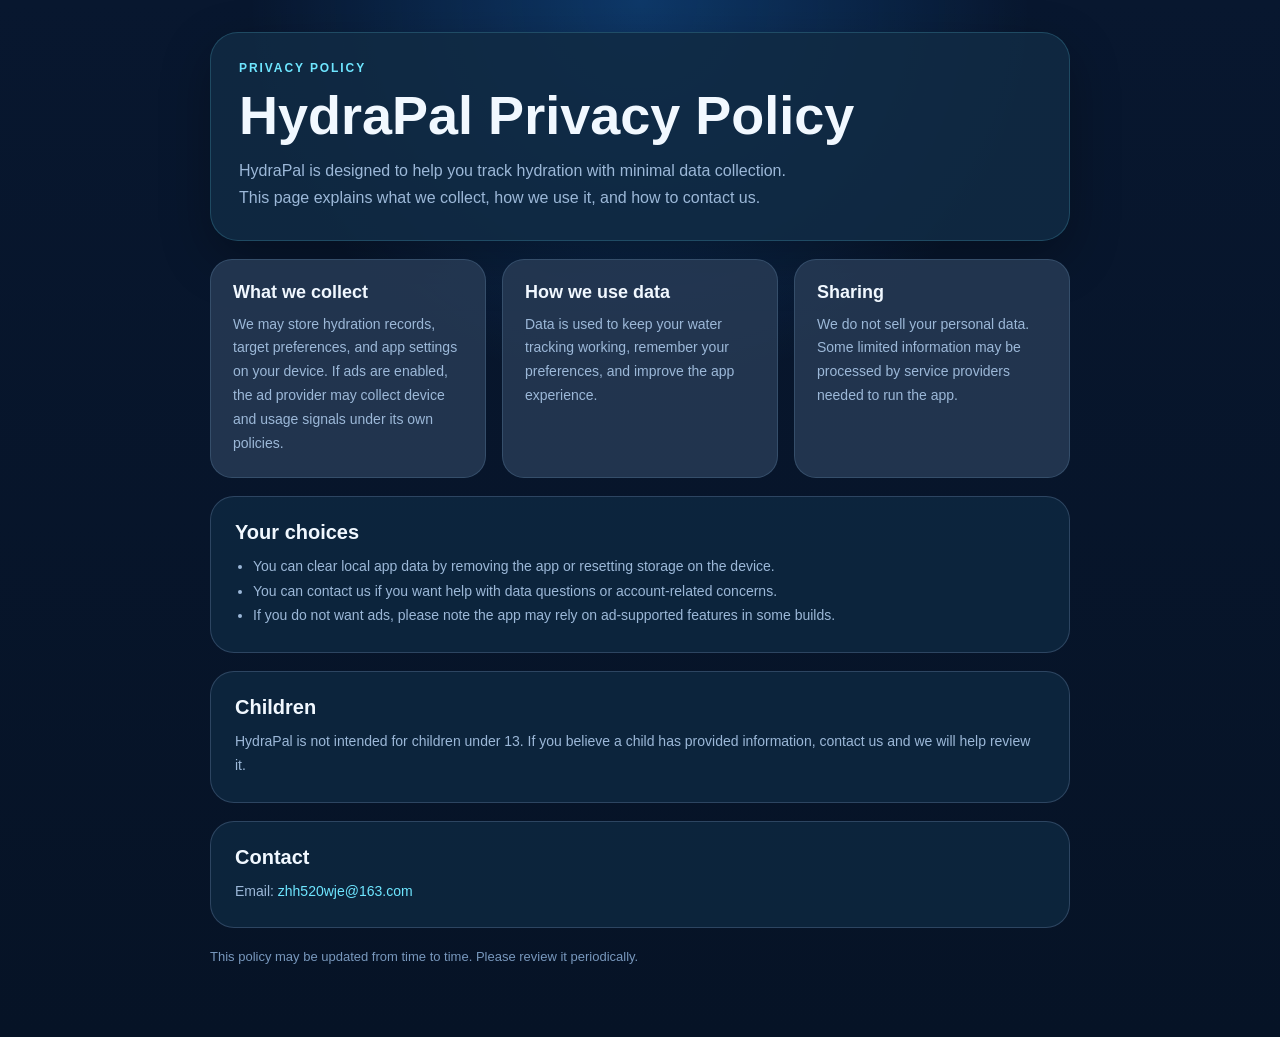
<file: web/privacy.html>
<!DOCTYPE html>
<html lang="en">
<head>
  <meta charset="UTF-8">
  <meta name="viewport" content="width=device-width, initial-scale=1.0">
  <title>HydraPal Privacy Policy</title>
  <link rel="stylesheet" href="legal.css">
</head>
<body>
  <main class="page">
    <section class="hero">
      <p class="eyebrow">Privacy Policy</p>
      <h1>HydraPal Privacy Policy</h1>
      <p class="lede">
        HydraPal is designed to help you track hydration with minimal data collection.
        This page explains what we collect, how we use it, and how to contact us.
      </p>
    </section>

    <section class="grid">
      <div class="card">
        <h2>What we collect</h2>
        <p>
          We may store hydration records, target preferences, and app settings on your device.
          If ads are enabled, the ad provider may collect device and usage signals under its own policies.
        </p>
      </div>
      <div class="card">
        <h2>How we use data</h2>
        <p>
          Data is used to keep your water tracking working, remember your preferences, and improve the app experience.
        </p>
      </div>
      <div class="card">
        <h2>Sharing</h2>
        <p>
          We do not sell your personal data. Some limited information may be processed by service providers needed to run the app.
        </p>
      </div>
    </section>

    <section class="section">
      <h2>Your choices</h2>
      <ul>
        <li>You can clear local app data by removing the app or resetting storage on the device.</li>
        <li>You can contact us if you want help with data questions or account-related concerns.</li>
        <li>If you do not want ads, please note the app may rely on ad-supported features in some builds.</li>
      </ul>
    </section>

    <section class="section">
      <h2>Children</h2>
      <p>
        HydraPal is not intended for children under 13. If you believe a child has provided information, contact us and we will help review it.
      </p>
    </section>

    <section class="section">
      <h2>Contact</h2>
      <p>
        Email: <a href="mailto:zhh520wje@163.com">zhh520wje@163.com</a>
      </p>
    </section>

    <p class="footer">
      This policy may be updated from time to time. Please review it periodically.
    </p>
  </main>
</body>
</html>
</file>
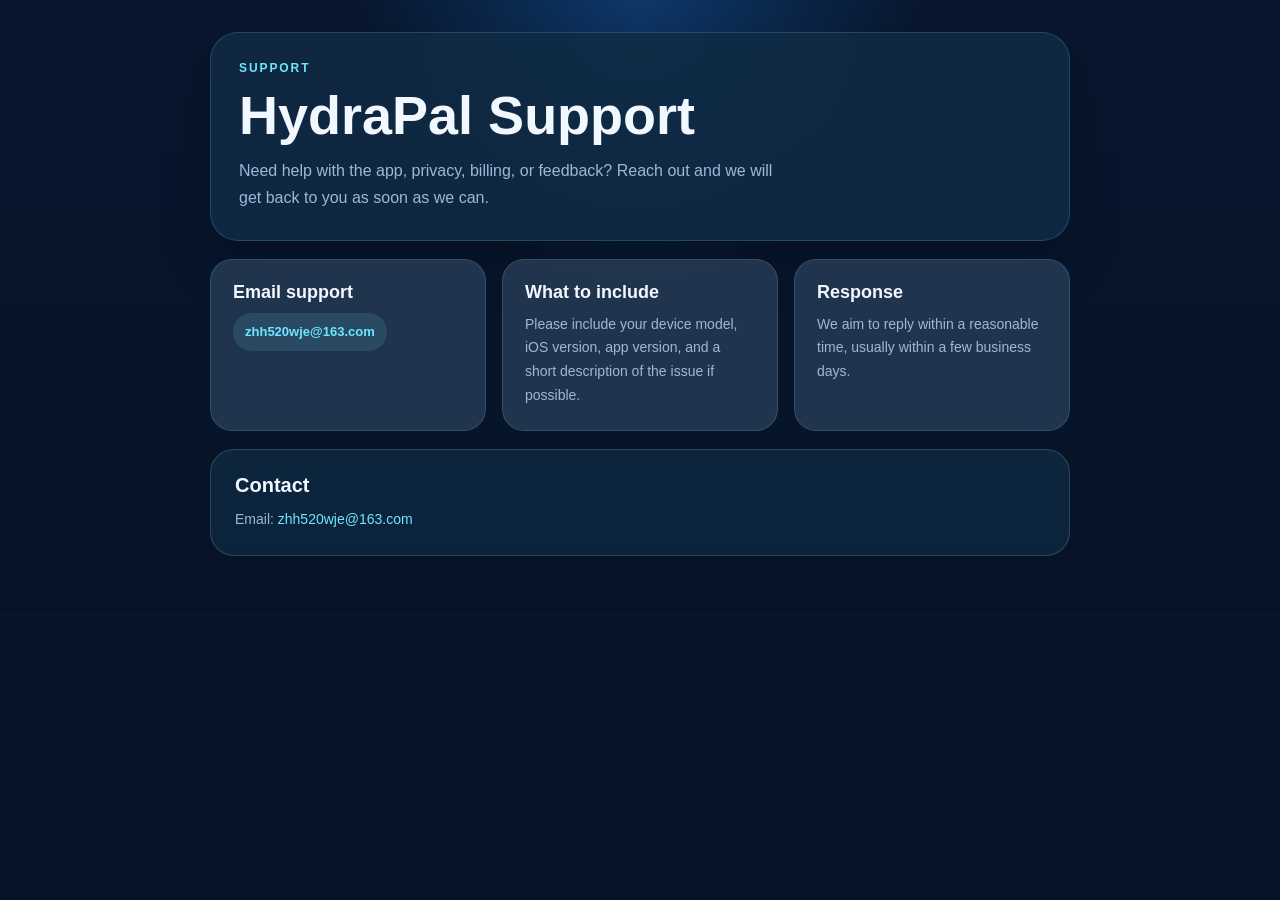
<file: web/support.html>
<!DOCTYPE html>
<html lang="en">
<head>
  <meta charset="UTF-8">
  <meta name="viewport" content="width=device-width, initial-scale=1.0">
  <title>HydraPal Support</title>
  <link rel="stylesheet" href="legal.css">
</head>
<body>
  <main class="page">
    <section class="hero">
      <p class="eyebrow">Support</p>
      <h1>HydraPal Support</h1>
      <p class="lede">
        Need help with the app, privacy, billing, or feedback? Reach out and we will get back to you as soon as we can.
      </p>
    </section>

    <section class="grid">
      <div class="card">
        <h2>Email support</h2>
        <p>
          <a class="pill" href="mailto:zhh520wje@163.com">zhh520wje@163.com</a>
        </p>
      </div>
      <div class="card">
        <h2>What to include</h2>
        <p>
          Please include your device model, iOS version, app version, and a short description of the issue if possible.
        </p>
      </div>
      <div class="card">
        <h2>Response</h2>
        <p>
          We aim to reply within a reasonable time, usually within a few business days.
        </p>
      </div>
    </section>

    <section class="section">
      <h2>Contact</h2>
      <p>
        Email: <a href="mailto:zhh520wje@163.com">zhh520wje@163.com</a>
      </p>
    </section>
  </main>
</body>
</html>
</file>
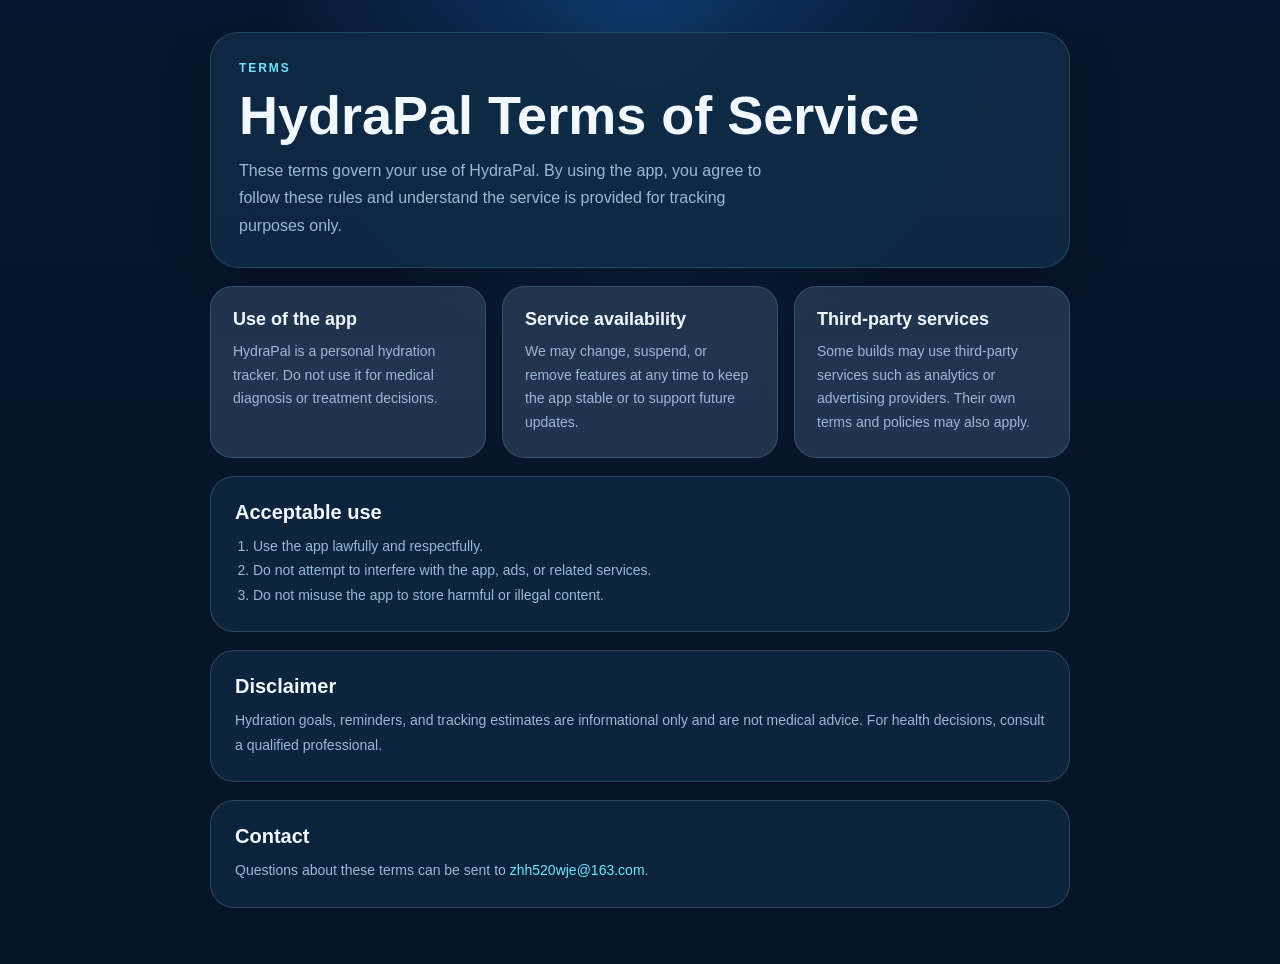
<file: web/terms.html>
<!DOCTYPE html>
<html lang="en">
<head>
  <meta charset="UTF-8">
  <meta name="viewport" content="width=device-width, initial-scale=1.0">
  <title>HydraPal Terms of Service</title>
  <link rel="stylesheet" href="legal.css">
</head>
<body>
  <main class="page">
    <section class="hero">
      <p class="eyebrow">Terms</p>
      <h1>HydraPal Terms of Service</h1>
      <p class="lede">
        These terms govern your use of HydraPal. By using the app, you agree to follow these rules and understand the service is provided for tracking purposes only.
      </p>
    </section>

    <section class="grid">
      <div class="card">
        <h2>Use of the app</h2>
        <p>
          HydraPal is a personal hydration tracker. Do not use it for medical diagnosis or treatment decisions.
        </p>
      </div>
      <div class="card">
        <h2>Service availability</h2>
        <p>
          We may change, suspend, or remove features at any time to keep the app stable or to support future updates.
        </p>
      </div>
      <div class="card">
        <h2>Third-party services</h2>
        <p>
          Some builds may use third-party services such as analytics or advertising providers. Their own terms and policies may also apply.
        </p>
      </div>
    </section>

    <section class="section">
      <h2>Acceptable use</h2>
      <ol>
        <li>Use the app lawfully and respectfully.</li>
        <li>Do not attempt to interfere with the app, ads, or related services.</li>
        <li>Do not misuse the app to store harmful or illegal content.</li>
      </ol>
    </section>

    <section class="section">
      <h2>Disclaimer</h2>
      <p>
        Hydration goals, reminders, and tracking estimates are informational only and are not medical advice. For health decisions, consult a qualified professional.
      </p>
    </section>

    <section class="section">
      <h2>Contact</h2>
      <p>
        Questions about these terms can be sent to <a href="mailto:zhh520wje@163.com">zhh520wje@163.com</a>.
      </p>
    </section>
  </main>
</body>
</html>
</file>
<file: web/legal.css>
html,
body {
  margin: 0;
  min-height: 100%;
  font-family: -apple-system, BlinkMacSystemFont, "Segoe UI", Roboto, Helvetica,
    Arial, sans-serif;
  background:
    radial-gradient(circle at top, rgba(29, 143, 255, 0.28), transparent 32%),
    linear-gradient(180deg, #08172f 0%, #061326 100%);
  color: #f1f8ff;
}

body {
  padding: 32px 18px 56px;
  box-sizing: border-box;
}

.page {
  max-width: 860px;
  margin: 0 auto;
}

.hero {
  padding: 28px;
  border-radius: 28px;
  background: rgba(16, 43, 68, 0.88);
  border: 1px solid rgba(110, 230, 255, 0.18);
  box-shadow: 0 18px 50px rgba(0, 0, 0, 0.28);
}

.eyebrow {
  margin: 0 0 12px;
  color: #6ee6ff;
  font-size: 12px;
  font-weight: 800;
  letter-spacing: 0.16em;
  text-transform: uppercase;
}

h1 {
  margin: 0;
  font-size: clamp(34px, 6vw, 54px);
  line-height: 1.04;
}

.lede {
  margin: 14px 0 0;
  color: #9cb8d8;
  font-size: 16px;
  line-height: 1.7;
  max-width: 62ch;
}

.grid {
  display: grid;
  grid-template-columns: repeat(auto-fit, minmax(240px, 1fr));
  gap: 16px;
  margin-top: 18px;
}

.card {
  padding: 22px;
  border-radius: 22px;
  background: rgba(38, 57, 84, 0.88);
  border: 1px solid rgba(56, 81, 110, 0.9);
}

.card h2 {
  margin: 0 0 10px;
  font-size: 18px;
}

.card p,
.card li {
  margin: 0;
  color: #9cb8d8;
  line-height: 1.7;
  font-size: 14px;
}

.card ul {
  margin: 10px 0 0;
  padding-left: 18px;
}

.section {
  margin-top: 18px;
  padding: 24px;
  border-radius: 24px;
  background: rgba(16, 43, 68, 0.72);
  border: 1px solid rgba(56, 81, 110, 0.76);
}

.section h2 {
  margin: 0 0 10px;
  font-size: 20px;
}

.section p,
.section li {
  margin: 0;
  color: #9cb8d8;
  line-height: 1.75;
  font-size: 14px;
}

.section ul,
.section ol {
  margin: 10px 0 0;
  padding-left: 18px;
}

.footer {
  margin-top: 18px;
  color: #7898bd;
  font-size: 13px;
  line-height: 1.7;
}

a {
  color: #6ee6ff;
  text-decoration: none;
}

a:hover {
  text-decoration: underline;
}

.pill {
  display: inline-flex;
  align-items: center;
  padding: 8px 12px;
  border-radius: 999px;
  background: rgba(110, 230, 255, 0.12);
  color: #6ee6ff;
  font-size: 13px;
  font-weight: 700;
}
</file>
